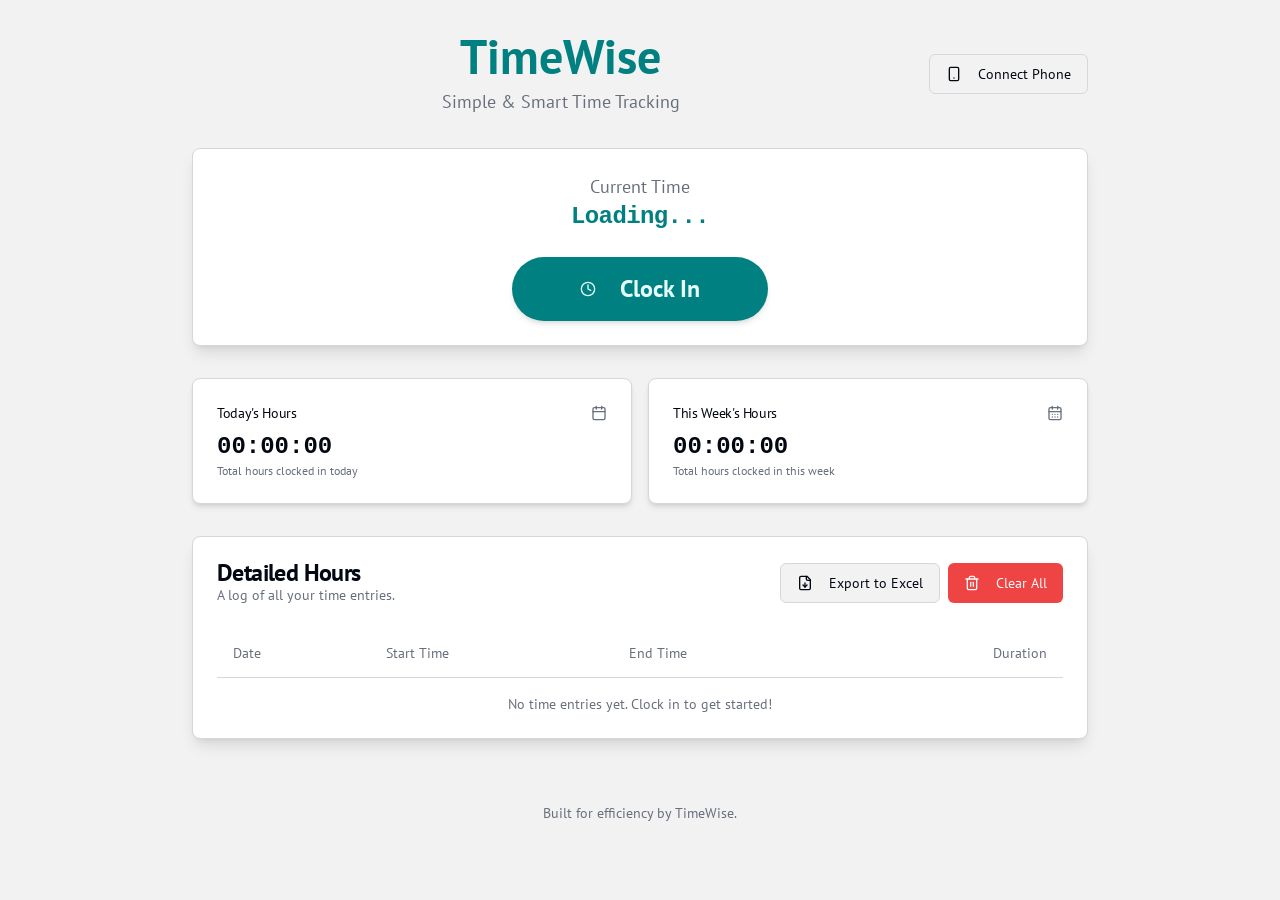
<file: index.html>
<!DOCTYPE html><html lang="en"><head><meta charSet="utf-8"/><meta name="viewport" content="width=device-width, initial-scale=1"/><link rel="stylesheet" href="/_next/static/css/42e52b9b03399a1c.css" data-precedence="next"/><link rel="preload" as="script" fetchPriority="low" href="/_next/static/chunks/webpack-af8e83db08239dff.js"/><script src="/_next/static/chunks/4bd1b696-a25418325034b528.js" async=""></script><script src="/_next/static/chunks/684-5c887420cbf2a16a.js" async=""></script><script src="/_next/static/chunks/main-app-9f4f66c0efa5e0b9.js" async=""></script><script src="/_next/static/chunks/802-d69ef10db5f70343.js" async=""></script><script src="/_next/static/chunks/app/layout-fde98067c56f7fee.js" async=""></script><script src="/_next/static/chunks/643-b70c9e87dea01d69.js" async=""></script><script src="/_next/static/chunks/app/page-99fb4d91e9c867be.js" async=""></script><link rel="preconnect" href="https://fonts.googleapis.com"/><link rel="preconnect" href="https://fonts.gstatic.com" crossorigin="anonymous"/><meta name="theme-color" content="#008080"/><link href="https://fonts.googleapis.com/css2?family=PT+Sans:ital,wght@0,400;0,700;1,400;1,700&amp;display=swap" rel="stylesheet"/><title>TimeWise</title><meta name="description" content="A simple time clock entry system"/><link rel="icon" href="/favicon.ico" type="image/x-icon" sizes="16x16"/><script>document.querySelectorAll('body link[rel="icon"], body link[rel="apple-touch-icon"]').forEach(el => document.head.appendChild(el))</script><script src="/_next/static/chunks/polyfills-42372ed130431b0a.js" noModule=""></script></head><body class="font-body antialiased"><div class="flex flex-col items-center min-h-screen w-full p-4 sm:p-6 md:p-8 font-headline"><header class="w-full max-w-4xl mx-auto flex justify-between items-center mb-8"><div class="text-center flex-grow"><h1 class="text-4xl md:text-5xl font-bold text-primary">TimeWise</h1><p class="text-muted-foreground mt-2 text-lg">Simple &amp; Smart Time Tracking</p></div></header><main class="w-full max-w-4xl mx-auto grid gap-8"><div class="rounded-lg border bg-card text-card-foreground shadow-lg"><div class="p-6 flex flex-col items-center gap-6"><div class="text-center"><p class="text-lg text-muted-foreground">Current Time</p><p class="text-2xl font-bold font-mono tracking-tight text-primary"><span class="animate-pulse">Loading...</span></p></div><button class="inline-flex items-center justify-center gap-2 whitespace-nowrap ring-offset-background focus-visible:outline-none focus-visible:ring-2 focus-visible:ring-ring focus-visible:ring-offset-2 disabled:pointer-events-none disabled:opacity-50 [&amp;_svg]:pointer-events-none [&amp;_svg]:size-4 [&amp;_svg]:shrink-0 px-8 w-64 h-16 text-2xl font-bold rounded-full shadow-md transition-all duration-300 transform hover:scale-105 bg-primary text-primary-foreground hover:bg-primary/90"><svg xmlns="http://www.w3.org/2000/svg" width="24" height="24" viewBox="0 0 24 24" fill="none" stroke="currentColor" stroke-width="2" stroke-linecap="round" stroke-linejoin="round" class="lucide lucide-clock mr-4 h-8 w-8"><circle cx="12" cy="12" r="10"></circle><polyline points="12 6 12 12 16 14"></polyline></svg>Clock In</button></div></div><div class="grid md:grid-cols-2 gap-4"><div class="rounded-lg border bg-card text-card-foreground shadow-md"><div class="p-6 flex flex-row items-center justify-between space-y-0 pb-2"><div class="tracking-tight text-sm font-medium">Today&#x27;s Hours</div><svg xmlns="http://www.w3.org/2000/svg" width="24" height="24" viewBox="0 0 24 24" fill="none" stroke="currentColor" stroke-width="2" stroke-linecap="round" stroke-linejoin="round" class="lucide lucide-calendar h-4 w-4 text-muted-foreground"><path d="M8 2v4"></path><path d="M16 2v4"></path><rect width="18" height="18" x="3" y="4" rx="2"></rect><path d="M3 10h18"></path></svg></div><div class="p-6 pt-0"><div class="text-2xl font-bold font-mono">00:00:00</div><p class="text-xs text-muted-foreground">Total hours clocked in today</p></div></div><div class="rounded-lg border bg-card text-card-foreground shadow-md"><div class="p-6 flex flex-row items-center justify-between space-y-0 pb-2"><div class="tracking-tight text-sm font-medium">This Week&#x27;s Hours</div><svg xmlns="http://www.w3.org/2000/svg" width="24" height="24" viewBox="0 0 24 24" fill="none" stroke="currentColor" stroke-width="2" stroke-linecap="round" stroke-linejoin="round" class="lucide lucide-calendar-days h-4 w-4 text-muted-foreground"><path d="M8 2v4"></path><path d="M16 2v4"></path><rect width="18" height="18" x="3" y="4" rx="2"></rect><path d="M3 10h18"></path><path d="M8 14h.01"></path><path d="M12 14h.01"></path><path d="M16 14h.01"></path><path d="M8 18h.01"></path><path d="M12 18h.01"></path><path d="M16 18h.01"></path></svg></div><div class="p-6 pt-0"><div class="text-2xl font-bold font-mono">00:00:00</div><p class="text-xs text-muted-foreground">Total hours clocked in this week</p></div></div></div><div class="rounded-lg border bg-card text-card-foreground shadow-lg"><div class="flex flex-col space-y-1.5 p-6"><div class="flex flex-col sm:flex-row sm:items-center sm:justify-between gap-4"><div><div class="text-2xl font-semibold leading-none tracking-tight">Detailed Hours</div><div class="text-sm text-muted-foreground">A log of all your time entries.</div></div><div class="flex gap-2"><button class="inline-flex items-center justify-center gap-2 whitespace-nowrap rounded-md text-sm font-medium ring-offset-background transition-colors focus-visible:outline-none focus-visible:ring-2 focus-visible:ring-ring focus-visible:ring-offset-2 disabled:pointer-events-none disabled:opacity-50 [&amp;_svg]:pointer-events-none [&amp;_svg]:size-4 [&amp;_svg]:shrink-0 border border-input bg-background hover:bg-accent hover:text-accent-foreground h-10 px-4 py-2"><svg xmlns="http://www.w3.org/2000/svg" width="24" height="24" viewBox="0 0 24 24" fill="none" stroke="currentColor" stroke-width="2" stroke-linecap="round" stroke-linejoin="round" class="lucide lucide-file-down mr-2 h-4 w-4"><path d="M15 2H6a2 2 0 0 0-2 2v16a2 2 0 0 0 2 2h12a2 2 0 0 0 2-2V7Z"></path><path d="M14 2v4a2 2 0 0 0 2 2h4"></path><path d="M12 18v-6"></path><path d="m9 15 3 3 3-3"></path></svg>Export to Excel</button><button class="inline-flex items-center justify-center gap-2 whitespace-nowrap rounded-md text-sm font-medium ring-offset-background transition-colors focus-visible:outline-none focus-visible:ring-2 focus-visible:ring-ring focus-visible:ring-offset-2 disabled:pointer-events-none disabled:opacity-50 [&amp;_svg]:pointer-events-none [&amp;_svg]:size-4 [&amp;_svg]:shrink-0 bg-destructive text-destructive-foreground hover:bg-destructive/90 h-10 px-4 py-2" type="button" aria-haspopup="dialog" aria-expanded="false" aria-controls="radix-«Rku7db»" data-state="closed"><svg xmlns="http://www.w3.org/2000/svg" width="24" height="24" viewBox="0 0 24 24" fill="none" stroke="currentColor" stroke-width="2" stroke-linecap="round" stroke-linejoin="round" class="lucide lucide-trash2 mr-2 h-4 w-4"><path d="M3 6h18"></path><path d="M19 6v14c0 1-1 2-2 2H7c-1 0-2-1-2-2V6"></path><path d="M8 6V4c0-1 1-2 2-2h4c1 0 2 1 2 2v2"></path><line x1="10" x2="10" y1="11" y2="17"></line><line x1="14" x2="14" y1="11" y2="17"></line></svg>Clear All</button></div></div></div><div class="p-6 pt-0"><div class="relative w-full overflow-auto"><table class="w-full caption-bottom text-sm"><caption class="mt-4 text-sm text-muted-foreground">No time entries yet. Clock in to get started!</caption><thead class="[&amp;_tr]:border-b"><tr class="border-b transition-colors hover:bg-muted/50 data-[state=selected]:bg-muted"><th class="h-12 px-4 text-left align-middle font-medium text-muted-foreground [&amp;:has([role=checkbox])]:pr-0">Date</th><th class="h-12 px-4 text-left align-middle font-medium text-muted-foreground [&amp;:has([role=checkbox])]:pr-0">Start Time</th><th class="h-12 px-4 text-left align-middle font-medium text-muted-foreground [&amp;:has([role=checkbox])]:pr-0">End Time</th><th class="h-12 px-4 align-middle font-medium text-muted-foreground [&amp;:has([role=checkbox])]:pr-0 text-right">Duration</th></tr></thead><tbody class="[&amp;_tr:last-child]:border-0"></tbody></table></div></div></div></main><footer class="w-full max-w-4xl mx-auto text-center mt-12 py-4"><p class="text-sm text-muted-foreground">Built for efficiency by TimeWise.</p></footer></div><!--$--><!--/$--><!--$--><!--/$--><div role="region" aria-label="Notifications (F8)" tabindex="-1" style="pointer-events:none"><ol tabindex="-1" class="fixed top-0 z-[100] flex max-h-screen w-full flex-col-reverse p-4 sm:bottom-0 sm:right-0 sm:top-auto sm:flex-col md:max-w-[420px]"></ol></div><script src="/_next/static/chunks/webpack-af8e83db08239dff.js" async=""></script><script>(self.__next_f=self.__next_f||[]).push([0])</script><script>self.__next_f.push([1,"1:\"$Sreact.fragment\"\n2:I[7555,[],\"\"]\n3:I[1295,[],\"\"]\n4:I[4017,[\"802\",\"static/chunks/802-d69ef10db5f70343.js\",\"177\",\"static/chunks/app/layout-fde98067c56f7fee.js\"],\"Toaster\"]\n5:I[2029,[\"802\",\"static/chunks/802-d69ef10db5f70343.js\",\"643\",\"static/chunks/643-b70c9e87dea01d69.js\",\"974\",\"static/chunks/app/page-99fb4d91e9c867be.js\"],\"default\"]\n6:I[9665,[],\"MetadataBoundary\"]\n8:I[9665,[],\"OutletBoundary\"]\nb:I[4911,[],\"AsyncMetadataOutlet\"]\nd:I[9665,[],\"ViewportBoundary\"]\nf:I[6614,[],\"\"]\n:HL[\"/_next/static/css/42e52b9b03399a1c.css\",\"style\"]\n"])</script><script>self.__next_f.push([1,"0:{\"P\":null,\"b\":\"qNjI1yK03AgPWPcqe9pPS\",\"p\":\"\",\"c\":[\"\",\"\"],\"i\":false,\"f\":[[[\"\",{\"children\":[\"__PAGE__\",{}]},\"$undefined\",\"$undefined\",true],[\"\",[\"$\",\"$1\",\"c\",{\"children\":[[[\"$\",\"link\",\"0\",{\"rel\":\"stylesheet\",\"href\":\"/_next/static/css/42e52b9b03399a1c.css\",\"precedence\":\"next\",\"crossOrigin\":\"$undefined\",\"nonce\":\"$undefined\"}]],[\"$\",\"html\",null,{\"lang\":\"en\",\"children\":[[\"$\",\"head\",null,{\"children\":[[\"$\",\"link\",null,{\"rel\":\"preconnect\",\"href\":\"https://fonts.googleapis.com\"}],[\"$\",\"link\",null,{\"rel\":\"preconnect\",\"href\":\"https://fonts.gstatic.com\",\"crossOrigin\":\"anonymous\"}],[\"$\",\"link\",null,{\"href\":\"https://fonts.googleapis.com/css2?family=PT+Sans:ital,wght@0,400;0,700;1,400;1,700\u0026display=swap\",\"rel\":\"stylesheet\"}],[\"$\",\"meta\",null,{\"name\":\"theme-color\",\"content\":\"#008080\"}]]}],[\"$\",\"body\",null,{\"className\":\"font-body antialiased\",\"children\":[[\"$\",\"$L2\",null,{\"parallelRouterKey\":\"children\",\"error\":\"$undefined\",\"errorStyles\":\"$undefined\",\"errorScripts\":\"$undefined\",\"template\":[\"$\",\"$L3\",null,{}],\"templateStyles\":\"$undefined\",\"templateScripts\":\"$undefined\",\"notFound\":[[[\"$\",\"title\",null,{\"children\":\"404: This page could not be found.\"}],[\"$\",\"div\",null,{\"style\":{\"fontFamily\":\"system-ui,\\\"Segoe UI\\\",Roboto,Helvetica,Arial,sans-serif,\\\"Apple Color Emoji\\\",\\\"Segoe UI Emoji\\\"\",\"height\":\"100vh\",\"textAlign\":\"center\",\"display\":\"flex\",\"flexDirection\":\"column\",\"alignItems\":\"center\",\"justifyContent\":\"center\"},\"children\":[\"$\",\"div\",null,{\"children\":[[\"$\",\"style\",null,{\"dangerouslySetInnerHTML\":{\"__html\":\"body{color:#000;background:#fff;margin:0}.next-error-h1{border-right:1px solid rgba(0,0,0,.3)}@media (prefers-color-scheme:dark){body{color:#fff;background:#000}.next-error-h1{border-right:1px solid rgba(255,255,255,.3)}}\"}}],[\"$\",\"h1\",null,{\"className\":\"next-error-h1\",\"style\":{\"display\":\"inline-block\",\"margin\":\"0 20px 0 0\",\"padding\":\"0 23px 0 0\",\"fontSize\":24,\"fontWeight\":500,\"verticalAlign\":\"top\",\"lineHeight\":\"49px\"},\"children\":404}],[\"$\",\"div\",null,{\"style\":{\"display\":\"inline-block\"},\"children\":[\"$\",\"h2\",null,{\"style\":{\"fontSize\":14,\"fontWeight\":400,\"lineHeight\":\"49px\",\"margin\":0},\"children\":\"This page could not be found.\"}]}]]}]}]],[]],\"forbidden\":\"$undefined\",\"unauthorized\":\"$undefined\"}],[\"$\",\"$L4\",null,{}]]}]]}]]}],{\"children\":[\"__PAGE__\",[\"$\",\"$1\",\"c\",{\"children\":[[\"$\",\"$L5\",null,{}],[\"$\",\"$L6\",null,{\"children\":\"$L7\"}],null,[\"$\",\"$L8\",null,{\"children\":[\"$L9\",\"$La\",[\"$\",\"$Lb\",null,{\"promise\":\"$@c\"}]]}]]}],{},null,false]},null,false],[\"$\",\"$1\",\"h\",{\"children\":[null,[\"$\",\"$1\",\"XYMttW_yuZDHGTP74Bn0y\",{\"children\":[[\"$\",\"$Ld\",null,{\"children\":\"$Le\"}],null]}],null]}],false]],\"m\":\"$undefined\",\"G\":[\"$f\",\"$undefined\"],\"s\":false,\"S\":true}\n"])</script><script>self.__next_f.push([1,"10:\"$Sreact.suspense\"\n11:I[4911,[],\"AsyncMetadata\"]\n7:[\"$\",\"$10\",null,{\"fallback\":null,\"children\":[\"$\",\"$L11\",null,{\"promise\":\"$@12\"}]}]\n"])</script><script>self.__next_f.push([1,"a:null\n"])</script><script>self.__next_f.push([1,"e:[[\"$\",\"meta\",\"0\",{\"charSet\":\"utf-8\"}],[\"$\",\"meta\",\"1\",{\"name\":\"viewport\",\"content\":\"width=device-width, initial-scale=1\"}]]\n9:null\n"])</script><script>self.__next_f.push([1,"12:{\"metadata\":[[\"$\",\"title\",\"0\",{\"children\":\"TimeWise\"}],[\"$\",\"meta\",\"1\",{\"name\":\"description\",\"content\":\"A simple time clock entry system\"}],[\"$\",\"link\",\"2\",{\"rel\":\"icon\",\"href\":\"/favicon.ico\",\"type\":\"image/x-icon\",\"sizes\":\"16x16\"}]],\"error\":null,\"digest\":\"$undefined\"}\nc:{\"metadata\":\"$12:metadata\",\"error\":null,\"digest\":\"$undefined\"}\n"])</script></body></html>
</file>
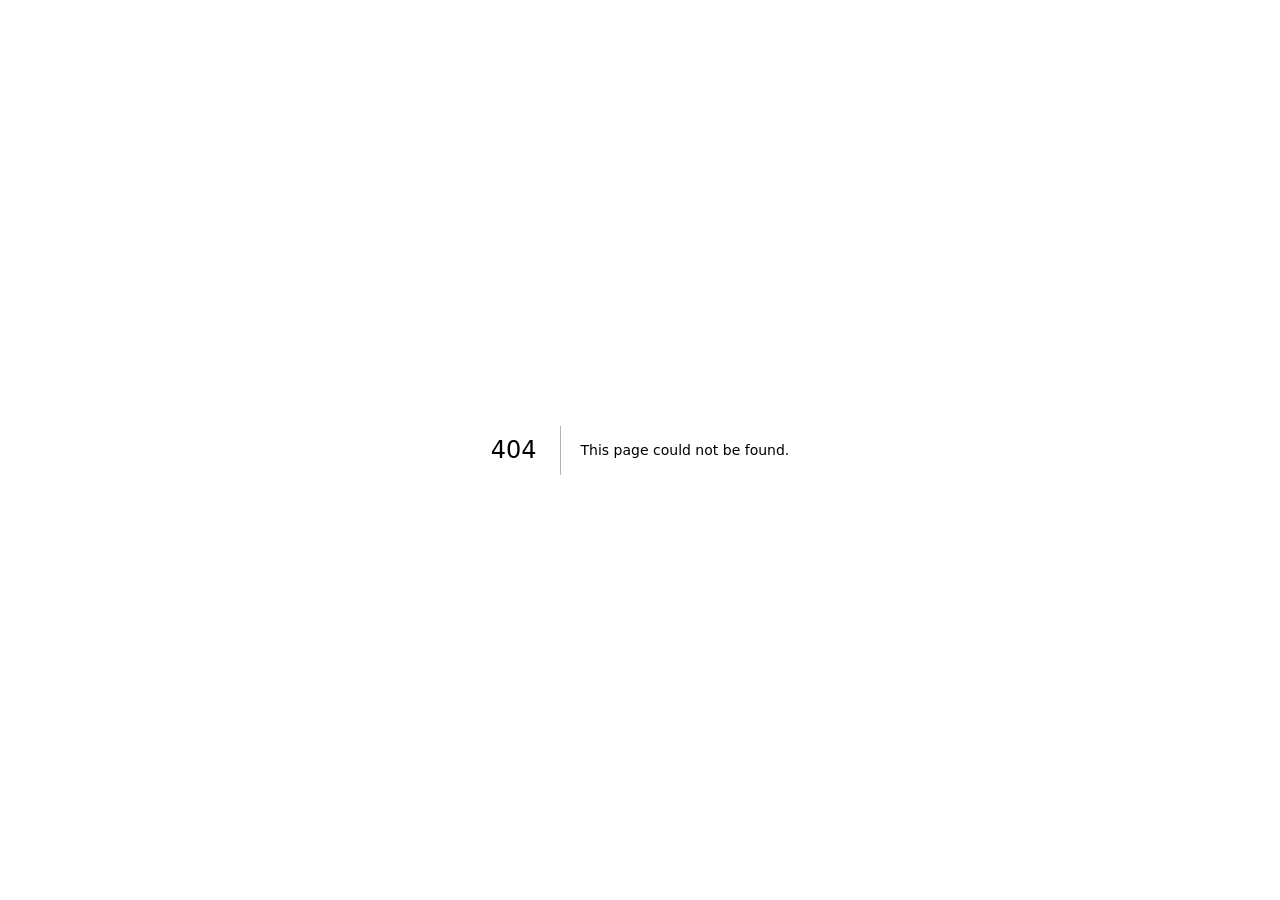
<file: 404/index.html>
<!DOCTYPE html><html lang="en"><head><meta charSet="utf-8"/><meta name="viewport" content="width=device-width, initial-scale=1"/><link rel="stylesheet" href="/_next/static/css/42e52b9b03399a1c.css" data-precedence="next"/><link rel="preload" as="script" fetchPriority="low" href="/_next/static/chunks/webpack-af8e83db08239dff.js"/><script src="/_next/static/chunks/4bd1b696-a25418325034b528.js" async=""></script><script src="/_next/static/chunks/684-5c887420cbf2a16a.js" async=""></script><script src="/_next/static/chunks/main-app-9f4f66c0efa5e0b9.js" async=""></script><script src="/_next/static/chunks/802-d69ef10db5f70343.js" async=""></script><script src="/_next/static/chunks/app/layout-fde98067c56f7fee.js" async=""></script><meta name="robots" content="noindex"/><title>404: This page could not be found.</title><link rel="preconnect" href="https://fonts.googleapis.com"/><link rel="preconnect" href="https://fonts.gstatic.com" crossorigin="anonymous"/><meta name="theme-color" content="#008080"/><link href="https://fonts.googleapis.com/css2?family=PT+Sans:ital,wght@0,400;0,700;1,400;1,700&amp;display=swap" rel="stylesheet"/><title>TimeWise</title><meta name="description" content="A simple time clock entry system"/><script>document.querySelectorAll('body link[rel="icon"], body link[rel="apple-touch-icon"]').forEach(el => document.head.appendChild(el))</script><script src="/_next/static/chunks/polyfills-42372ed130431b0a.js" noModule=""></script></head><body class="font-body antialiased"><div style="font-family:system-ui,&quot;Segoe UI&quot;,Roboto,Helvetica,Arial,sans-serif,&quot;Apple Color Emoji&quot;,&quot;Segoe UI Emoji&quot;;height:100vh;text-align:center;display:flex;flex-direction:column;align-items:center;justify-content:center"><div><style>body{color:#000;background:#fff;margin:0}.next-error-h1{border-right:1px solid rgba(0,0,0,.3)}@media (prefers-color-scheme:dark){body{color:#fff;background:#000}.next-error-h1{border-right:1px solid rgba(255,255,255,.3)}}</style><h1 class="next-error-h1" style="display:inline-block;margin:0 20px 0 0;padding:0 23px 0 0;font-size:24px;font-weight:500;vertical-align:top;line-height:49px">404</h1><div style="display:inline-block"><h2 style="font-size:14px;font-weight:400;line-height:49px;margin:0">This page could not be found.</h2></div></div></div><!--$--><!--/$--><!--$--><!--/$--><div role="region" aria-label="Notifications (F8)" tabindex="-1" style="pointer-events:none"><ol tabindex="-1" class="fixed top-0 z-[100] flex max-h-screen w-full flex-col-reverse p-4 sm:bottom-0 sm:right-0 sm:top-auto sm:flex-col md:max-w-[420px]"></ol></div><script src="/_next/static/chunks/webpack-af8e83db08239dff.js" async=""></script><script>(self.__next_f=self.__next_f||[]).push([0])</script><script>self.__next_f.push([1,"1:\"$Sreact.fragment\"\n2:I[7555,[],\"\"]\n3:I[1295,[],\"\"]\n4:I[4017,[\"802\",\"static/chunks/802-d69ef10db5f70343.js\",\"177\",\"static/chunks/app/layout-fde98067c56f7fee.js\"],\"Toaster\"]\n5:I[9665,[],\"MetadataBoundary\"]\n7:I[9665,[],\"OutletBoundary\"]\na:I[4911,[],\"AsyncMetadataOutlet\"]\nc:I[9665,[],\"ViewportBoundary\"]\ne:I[6614,[],\"\"]\n:HL[\"/_next/static/css/42e52b9b03399a1c.css\",\"style\"]\n"])</script><script>self.__next_f.push([1,"0:{\"P\":null,\"b\":\"qNjI1yK03AgPWPcqe9pPS\",\"p\":\"\",\"c\":[\"\",\"_not-found\",\"\"],\"i\":false,\"f\":[[[\"\",{\"children\":[\"/_not-found\",{\"children\":[\"__PAGE__\",{}]}]},\"$undefined\",\"$undefined\",true],[\"\",[\"$\",\"$1\",\"c\",{\"children\":[[[\"$\",\"link\",\"0\",{\"rel\":\"stylesheet\",\"href\":\"/_next/static/css/42e52b9b03399a1c.css\",\"precedence\":\"next\",\"crossOrigin\":\"$undefined\",\"nonce\":\"$undefined\"}]],[\"$\",\"html\",null,{\"lang\":\"en\",\"children\":[[\"$\",\"head\",null,{\"children\":[[\"$\",\"link\",null,{\"rel\":\"preconnect\",\"href\":\"https://fonts.googleapis.com\"}],[\"$\",\"link\",null,{\"rel\":\"preconnect\",\"href\":\"https://fonts.gstatic.com\",\"crossOrigin\":\"anonymous\"}],[\"$\",\"link\",null,{\"href\":\"https://fonts.googleapis.com/css2?family=PT+Sans:ital,wght@0,400;0,700;1,400;1,700\u0026display=swap\",\"rel\":\"stylesheet\"}],[\"$\",\"meta\",null,{\"name\":\"theme-color\",\"content\":\"#008080\"}]]}],[\"$\",\"body\",null,{\"className\":\"font-body antialiased\",\"children\":[[\"$\",\"$L2\",null,{\"parallelRouterKey\":\"children\",\"error\":\"$undefined\",\"errorStyles\":\"$undefined\",\"errorScripts\":\"$undefined\",\"template\":[\"$\",\"$L3\",null,{}],\"templateStyles\":\"$undefined\",\"templateScripts\":\"$undefined\",\"notFound\":[[[\"$\",\"title\",null,{\"children\":\"404: This page could not be found.\"}],[\"$\",\"div\",null,{\"style\":{\"fontFamily\":\"system-ui,\\\"Segoe UI\\\",Roboto,Helvetica,Arial,sans-serif,\\\"Apple Color Emoji\\\",\\\"Segoe UI Emoji\\\"\",\"height\":\"100vh\",\"textAlign\":\"center\",\"display\":\"flex\",\"flexDirection\":\"column\",\"alignItems\":\"center\",\"justifyContent\":\"center\"},\"children\":[\"$\",\"div\",null,{\"children\":[[\"$\",\"style\",null,{\"dangerouslySetInnerHTML\":{\"__html\":\"body{color:#000;background:#fff;margin:0}.next-error-h1{border-right:1px solid rgba(0,0,0,.3)}@media (prefers-color-scheme:dark){body{color:#fff;background:#000}.next-error-h1{border-right:1px solid rgba(255,255,255,.3)}}\"}}],[\"$\",\"h1\",null,{\"className\":\"next-error-h1\",\"style\":{\"display\":\"inline-block\",\"margin\":\"0 20px 0 0\",\"padding\":\"0 23px 0 0\",\"fontSize\":24,\"fontWeight\":500,\"verticalAlign\":\"top\",\"lineHeight\":\"49px\"},\"children\":404}],[\"$\",\"div\",null,{\"style\":{\"display\":\"inline-block\"},\"children\":[\"$\",\"h2\",null,{\"style\":{\"fontSize\":14,\"fontWeight\":400,\"lineHeight\":\"49px\",\"margin\":0},\"children\":\"This page could not be found.\"}]}]]}]}]],[]],\"forbidden\":\"$undefined\",\"unauthorized\":\"$undefined\"}],[\"$\",\"$L4\",null,{}]]}]]}]]}],{\"children\":[\"/_not-found\",[\"$\",\"$1\",\"c\",{\"children\":[null,[\"$\",\"$L2\",null,{\"parallelRouterKey\":\"children\",\"error\":\"$undefined\",\"errorStyles\":\"$undefined\",\"errorScripts\":\"$undefined\",\"template\":[\"$\",\"$L3\",null,{}],\"templateStyles\":\"$undefined\",\"templateScripts\":\"$undefined\",\"notFound\":\"$undefined\",\"forbidden\":\"$undefined\",\"unauthorized\":\"$undefined\"}]]}],{\"children\":[\"__PAGE__\",[\"$\",\"$1\",\"c\",{\"children\":[[[\"$\",\"title\",null,{\"children\":\"404: This page could not be found.\"}],[\"$\",\"div\",null,{\"style\":\"$0:f:0:1:1:props:children:1:props:children:1:props:children:0:props:notFound:0:1:props:style\",\"children\":[\"$\",\"div\",null,{\"children\":[[\"$\",\"style\",null,{\"dangerouslySetInnerHTML\":{\"__html\":\"body{color:#000;background:#fff;margin:0}.next-error-h1{border-right:1px solid rgba(0,0,0,.3)}@media (prefers-color-scheme:dark){body{color:#fff;background:#000}.next-error-h1{border-right:1px solid rgba(255,255,255,.3)}}\"}}],[\"$\",\"h1\",null,{\"className\":\"next-error-h1\",\"style\":\"$0:f:0:1:1:props:children:1:props:children:1:props:children:0:props:notFound:0:1:props:children:props:children:1:props:style\",\"children\":404}],[\"$\",\"div\",null,{\"style\":\"$0:f:0:1:1:props:children:1:props:children:1:props:children:0:props:notFound:0:1:props:children:props:children:2:props:style\",\"children\":[\"$\",\"h2\",null,{\"style\":\"$0:f:0:1:1:props:children:1:props:children:1:props:children:0:props:notFound:0:1:props:children:props:children:2:props:children:props:style\",\"children\":\"This page could not be found.\"}]}]]}]}]],[\"$\",\"$L5\",null,{\"children\":\"$L6\"}],null,[\"$\",\"$L7\",null,{\"children\":[\"$L8\",\"$L9\",[\"$\",\"$La\",null,{\"promise\":\"$@b\"}]]}]]}],{},null,false]},null,false]},null,false],[\"$\",\"$1\",\"h\",{\"children\":[[\"$\",\"meta\",null,{\"name\":\"robots\",\"content\":\"noindex\"}],[\"$\",\"$1\",\"68KGMA9MJavZNt8c11cnl\",{\"children\":[[\"$\",\"$Lc\",null,{\"children\":\"$Ld\"}],null]}],null]}],false]],\"m\":\"$undefined\",\"G\":[\"$e\",\"$undefined\"],\"s\":false,\"S\":true}\n"])</script><script>self.__next_f.push([1,"f:\"$Sreact.suspense\"\n10:I[4911,[],\"AsyncMetadata\"]\n6:[\"$\",\"$f\",null,{\"fallback\":null,\"children\":[\"$\",\"$L10\",null,{\"promise\":\"$@11\"}]}]\n"])</script><script>self.__next_f.push([1,"9:null\n"])</script><script>self.__next_f.push([1,"d:[[\"$\",\"meta\",\"0\",{\"charSet\":\"utf-8\"}],[\"$\",\"meta\",\"1\",{\"name\":\"viewport\",\"content\":\"width=device-width, initial-scale=1\"}]]\n8:null\n"])</script><script>self.__next_f.push([1,"11:{\"metadata\":[[\"$\",\"title\",\"0\",{\"children\":\"TimeWise\"}],[\"$\",\"meta\",\"1\",{\"name\":\"description\",\"content\":\"A simple time clock entry system\"}]],\"error\":null,\"digest\":\"$undefined\"}\nb:{\"metadata\":\"$11:metadata\",\"error\":null,\"digest\":\"$undefined\"}\n"])</script></body></html>
</file>
<file: _next/static/css/42e52b9b03399a1c.css>
*,:after,:before{--tw-border-spacing-x:0;--tw-border-spacing-y:0;--tw-translate-x:0;--tw-translate-y:0;--tw-rotate:0;--tw-skew-x:0;--tw-skew-y:0;--tw-scale-x:1;--tw-scale-y:1;--tw-pan-x: ;--tw-pan-y: ;--tw-pinch-zoom: ;--tw-scroll-snap-strictness:proximity;--tw-gradient-from-position: ;--tw-gradient-via-position: ;--tw-gradient-to-position: ;--tw-ordinal: ;--tw-slashed-zero: ;--tw-numeric-figure: ;--tw-numeric-spacing: ;--tw-numeric-fraction: ;--tw-ring-inset: ;--tw-ring-offset-width:0px;--tw-ring-offset-color:#fff;--tw-ring-color:rgb(59 130 246/0.5);--tw-ring-offset-shadow:0 0 #0000;--tw-ring-shadow:0 0 #0000;--tw-shadow:0 0 #0000;--tw-shadow-colored:0 0 #0000;--tw-blur: ;--tw-brightness: ;--tw-contrast: ;--tw-grayscale: ;--tw-hue-rotate: ;--tw-invert: ;--tw-saturate: ;--tw-sepia: ;--tw-drop-shadow: ;--tw-backdrop-blur: ;--tw-backdrop-brightness: ;--tw-backdrop-contrast: ;--tw-backdrop-grayscale: ;--tw-backdrop-hue-rotate: ;--tw-backdrop-invert: ;--tw-backdrop-opacity: ;--tw-backdrop-saturate: ;--tw-backdrop-sepia: ;--tw-contain-size: ;--tw-contain-layout: ;--tw-contain-paint: ;--tw-contain-style: }::backdrop{--tw-border-spacing-x:0;--tw-border-spacing-y:0;--tw-translate-x:0;--tw-translate-y:0;--tw-rotate:0;--tw-skew-x:0;--tw-skew-y:0;--tw-scale-x:1;--tw-scale-y:1;--tw-pan-x: ;--tw-pan-y: ;--tw-pinch-zoom: ;--tw-scroll-snap-strictness:proximity;--tw-gradient-from-position: ;--tw-gradient-via-position: ;--tw-gradient-to-position: ;--tw-ordinal: ;--tw-slashed-zero: ;--tw-numeric-figure: ;--tw-numeric-spacing: ;--tw-numeric-fraction: ;--tw-ring-inset: ;--tw-ring-offset-width:0px;--tw-ring-offset-color:#fff;--tw-ring-color:rgb(59 130 246/0.5);--tw-ring-offset-shadow:0 0 #0000;--tw-ring-shadow:0 0 #0000;--tw-shadow:0 0 #0000;--tw-shadow-colored:0 0 #0000;--tw-blur: ;--tw-brightness: ;--tw-contrast: ;--tw-grayscale: ;--tw-hue-rotate: ;--tw-invert: ;--tw-saturate: ;--tw-sepia: ;--tw-drop-shadow: ;--tw-backdrop-blur: ;--tw-backdrop-brightness: ;--tw-backdrop-contrast: ;--tw-backdrop-grayscale: ;--tw-backdrop-hue-rotate: ;--tw-backdrop-invert: ;--tw-backdrop-opacity: ;--tw-backdrop-saturate: ;--tw-backdrop-sepia: ;--tw-contain-size: ;--tw-contain-layout: ;--tw-contain-paint: ;--tw-contain-style: }/*
! tailwindcss v3.4.17 | MIT License | https://tailwindcss.com
*/*,:after,:before{box-sizing:border-box;border:0 solid #e5e7eb}:after,:before{--tw-content:""}:host,html{line-height:1.5;-webkit-text-size-adjust:100%;-moz-tab-size:4;tab-size:4;font-family:ui-sans-serif,system-ui,sans-serif,Apple Color Emoji,Segoe UI Emoji,Segoe UI Symbol,Noto Color Emoji;font-feature-settings:normal;font-variation-settings:normal;-webkit-tap-highlight-color:transparent}body{margin:0;line-height:inherit}hr{height:0;color:inherit;border-top-width:1px}abbr:where([title]){text-decoration:underline dotted}h1,h2,h3,h4,h5,h6{font-size:inherit;font-weight:inherit}a{color:inherit;text-decoration:inherit}b,strong{font-weight:bolder}code,kbd,pre,samp{font-family:ui-monospace,SFMono-Regular,Menlo,Monaco,Consolas,Liberation Mono,Courier New,monospace;font-feature-settings:normal;font-variation-settings:normal;font-size:1em}small{font-size:80%}sub,sup{font-size:75%;line-height:0;position:relative;vertical-align:baseline}sub{bottom:-.25em}sup{top:-.5em}table{text-indent:0;border-color:inherit;border-collapse:collapse}button,input,optgroup,select,textarea{font-family:inherit;font-feature-settings:inherit;font-variation-settings:inherit;font-size:100%;font-weight:inherit;line-height:inherit;letter-spacing:inherit;color:inherit;margin:0;padding:0}button,select{text-transform:none}button,input:where([type=button]),input:where([type=reset]),input:where([type=submit]){-webkit-appearance:button;background-color:transparent;background-image:none}:-moz-focusring{outline:auto}:-moz-ui-invalid{box-shadow:none}progress{vertical-align:baseline}::-webkit-inner-spin-button,::-webkit-outer-spin-button{height:auto}[type=search]{-webkit-appearance:textfield;outline-offset:-2px}::-webkit-search-decoration{-webkit-appearance:none}::-webkit-file-upload-button{-webkit-appearance:button;font:inherit}summary{display:list-item}blockquote,dd,dl,figure,h1,h2,h3,h4,h5,h6,hr,p,pre{margin:0}fieldset{margin:0}fieldset,legend{padding:0}menu,ol,ul{list-style:none;margin:0;padding:0}dialog{padding:0}textarea{resize:vertical}input::placeholder,textarea::placeholder{opacity:1;color:#9ca3af}[role=button],button{cursor:pointer}:disabled{cursor:default}audio,canvas,embed,iframe,img,object,svg,video{display:block;vertical-align:middle}img,video{max-width:100%;height:auto}[hidden]:where(:not([hidden=until-found])){display:none}:root{--background:0 0% 95%;--foreground:224 71.4% 4.1%;--card:0 0% 100%;--card-foreground:224 71.4% 4.1%;--popover:0 0% 100%;--popover-foreground:224 71.4% 4.1%;--primary:180 100% 25.1%;--primary-foreground:180 100% 95%;--secondary:220 13% 91%;--secondary-foreground:220 9% 38%;--muted:220 13% 91%;--muted-foreground:220 9% 45%;--accent:17 100% 74.3%;--accent-foreground:26 83% 12%;--destructive:0 84.2% 60.2%;--destructive-foreground:0 0% 98%;--border:220 13% 85%;--input:220 13% 85%;--ring:180 100% 30%;--radius:0.5rem;--chart-1:12 76% 61%;--chart-2:173 58% 39%;--chart-3:197 37% 24%;--chart-4:43 74% 66%;--chart-5:27 87% 67%}.dark{--background:222.2 84% 4.9%;--foreground:210 40% 98%;--card:222.2 84% 4.9%;--card-foreground:210 40% 98%;--popover:222.2 84% 4.9%;--popover-foreground:210 40% 98%;--primary:180 100% 35%;--primary-foreground:0 0% 98%;--secondary:217.2 32.6% 17.5%;--secondary-foreground:210 40% 98%;--muted:217.2 32.6% 17.5%;--muted-foreground:215 20.2% 65.1%;--accent:17 90% 60%;--accent-foreground:24 9.8% 10%;--destructive:0 62.8% 30.6%;--destructive-foreground:0 0% 98%;--border:217.2 32.6% 17.5%;--input:217.2 32.6% 17.5%;--ring:180 100% 40%;--chart-1:220 70% 50%;--chart-2:160 60% 45%;--chart-3:30 80% 55%;--chart-4:280 65% 60%;--chart-5:340 75% 55%}*{border-color:hsl(var(--border))}body{background-color:hsl(var(--background));color:hsl(var(--foreground))}.sr-only{position:absolute;width:1px;height:1px;padding:0;margin:-1px;overflow:hidden;clip:rect(0,0,0,0);white-space:nowrap;border-width:0}.pointer-events-none{pointer-events:none}.pointer-events-auto{pointer-events:auto}.invisible{visibility:hidden}.fixed{position:fixed}.absolute{position:absolute}.relative{position:relative}.inset-0{inset:0}.inset-x-0{left:0;right:0}.inset-y-0{top:0;bottom:0}.-bottom-12{bottom:-3rem}.-left-12{left:-3rem}.-right-12{right:-3rem}.-top-12{top:-3rem}.bottom-0{bottom:0}.left-0{left:0}.left-1{left:.25rem}.left-1\/2{left:50%}.left-2{left:.5rem}.left-\[50\%\]{left:50%}.right-0{right:0}.right-1{right:.25rem}.right-2{right:.5rem}.right-3{right:.75rem}.right-4{right:1rem}.top-0{top:0}.top-1\.5{top:.375rem}.top-1\/2{top:50%}.top-2{top:.5rem}.top-3\.5{top:.875rem}.top-4{top:1rem}.top-\[50\%\]{top:50%}.z-10{z-index:10}.z-20{z-index:20}.z-50{z-index:50}.z-\[100\]{z-index:100}.-mx-1{margin-left:-.25rem;margin-right:-.25rem}.mx-2{margin-left:.5rem;margin-right:.5rem}.mx-3\.5{margin-left:.875rem;margin-right:.875rem}.mx-auto{margin-left:auto;margin-right:auto}.my-0\.5{margin-top:.125rem;margin-bottom:.125rem}.my-1{margin-top:.25rem;margin-bottom:.25rem}.-ml-4{margin-left:-1rem}.-mt-4{margin-top:-1rem}.mb-1{margin-bottom:.25rem}.mb-8{margin-bottom:2rem}.ml-auto{margin-left:auto}.mr-2{margin-right:.5rem}.mr-4{margin-right:1rem}.mt-12{margin-top:3rem}.mt-2{margin-top:.5rem}.mt-4{margin-top:1rem}.block{display:block}.flex{display:flex}.inline-flex{display:inline-flex}.table{display:table}.grid{display:grid}.hidden{display:none}.aspect-square{aspect-ratio:1/1}.aspect-video{aspect-ratio:16/9}.size-4{width:1rem;height:1rem}.h-10{height:2.5rem}.h-11{height:2.75rem}.h-12{height:3rem}.h-16{height:4rem}.h-2{height:.5rem}.h-2\.5{height:.625rem}.h-3\.5{height:.875rem}.h-4{height:1rem}.h-5{height:1.25rem}.h-6{height:1.5rem}.h-7{height:1.75rem}.h-8{height:2rem}.h-9{height:2.25rem}.h-\[1px\]{height:1px}.h-\[var\(--radix-select-trigger-height\)\]{height:var(--radix-select-trigger-height)}.h-full{height:100%}.h-px{height:1px}.h-svh{height:100svh}.max-h-96{max-height:24rem}.max-h-screen{max-height:100vh}.min-h-0{min-height:0}.min-h-\[80px\]{min-height:80px}.min-h-screen{min-height:100vh}.min-h-svh{min-height:100svh}.w-0{width:0}.w-1{width:.25rem}.w-10{width:2.5rem}.w-11{width:2.75rem}.w-2{width:.5rem}.w-2\.5{width:.625rem}.w-3\.5{width:.875rem}.w-3\/4{width:75%}.w-4{width:1rem}.w-5{width:1.25rem}.w-6{width:1.5rem}.w-64{width:16rem}.w-7{width:1.75rem}.w-72{width:18rem}.w-8{width:2rem}.w-9{width:2.25rem}.w-\[--sidebar-width\]{width:var(--sidebar-width)}.w-\[1px\]{width:1px}.w-auto{width:auto}.w-full{width:100%}.min-w-0{min-width:0}.min-w-5{min-width:1.25rem}.min-w-\[12rem\]{min-width:12rem}.min-w-\[8rem\]{min-width:8rem}.min-w-\[var\(--radix-select-trigger-width\)\]{min-width:var(--radix-select-trigger-width)}.max-w-4xl{max-width:56rem}.max-w-\[--skeleton-width\]{max-width:var(--skeleton-width)}.max-w-lg{max-width:32rem}.flex-1{flex:1 1 0%}.shrink-0{flex-shrink:0}.flex-grow,.grow{flex-grow:1}.grow-0{flex-grow:0}.basis-full{flex-basis:100%}.caption-bottom{caption-side:bottom}.border-collapse{border-collapse:collapse}.-translate-x-1\/2{--tw-translate-x:-50%}.-translate-x-1\/2,.-translate-x-px{transform:translate(var(--tw-translate-x),var(--tw-translate-y)) rotate(var(--tw-rotate)) skewX(var(--tw-skew-x)) skewY(var(--tw-skew-y)) scaleX(var(--tw-scale-x)) scaleY(var(--tw-scale-y))}.-translate-x-px{--tw-translate-x:-1px}.-translate-y-1\/2{--tw-translate-y:-50%}.-translate-y-1\/2,.translate-x-\[-50\%\]{transform:translate(var(--tw-translate-x),var(--tw-translate-y)) rotate(var(--tw-rotate)) skewX(var(--tw-skew-x)) skewY(var(--tw-skew-y)) scaleX(var(--tw-scale-x)) scaleY(var(--tw-scale-y))}.translate-x-\[-50\%\]{--tw-translate-x:-50%}.translate-x-px{--tw-translate-x:1px}.translate-x-px,.translate-y-\[-50\%\]{transform:translate(var(--tw-translate-x),var(--tw-translate-y)) rotate(var(--tw-rotate)) skewX(var(--tw-skew-x)) skewY(var(--tw-skew-y)) scaleX(var(--tw-scale-x)) scaleY(var(--tw-scale-y))}.translate-y-\[-50\%\]{--tw-translate-y:-50%}.rotate-90{--tw-rotate:90deg}.rotate-90,.transform{transform:translate(var(--tw-translate-x),var(--tw-translate-y)) rotate(var(--tw-rotate)) skewX(var(--tw-skew-x)) skewY(var(--tw-skew-y)) scaleX(var(--tw-scale-x)) scaleY(var(--tw-scale-y))}@keyframes pulse{50%{opacity:.5}}.animate-pulse{animation:pulse 2s cubic-bezier(.4,0,.6,1) infinite}.cursor-default{cursor:default}.cursor-pointer{cursor:pointer}.touch-none{touch-action:none}.select-none{user-select:none}.flex-row{flex-direction:row}.flex-col{flex-direction:column}.flex-col-reverse{flex-direction:column-reverse}.flex-wrap{flex-wrap:wrap}.items-start{align-items:flex-start}.items-end{align-items:flex-end}.items-center{align-items:center}.items-stretch{align-items:stretch}.justify-center{justify-content:center}.justify-between{justify-content:space-between}.gap-1{gap:.25rem}.gap-1\.5{gap:.375rem}.gap-2{gap:.5rem}.gap-3{gap:.75rem}.gap-4{gap:1rem}.gap-6{gap:1.5rem}.gap-8{gap:2rem}.space-x-1>:not([hidden])~:not([hidden]){--tw-space-x-reverse:0;margin-right:calc(.25rem * var(--tw-space-x-reverse));margin-left:calc(.25rem * calc(1 - var(--tw-space-x-reverse)))}.space-x-4>:not([hidden])~:not([hidden]){--tw-space-x-reverse:0;margin-right:calc(1rem * var(--tw-space-x-reverse));margin-left:calc(1rem * calc(1 - var(--tw-space-x-reverse)))}.space-y-0>:not([hidden])~:not([hidden]){--tw-space-y-reverse:0;margin-top:calc(0px * calc(1 - var(--tw-space-y-reverse)));margin-bottom:calc(0px * var(--tw-space-y-reverse))}.space-y-1>:not([hidden])~:not([hidden]){--tw-space-y-reverse:0;margin-top:calc(.25rem * calc(1 - var(--tw-space-y-reverse)));margin-bottom:calc(.25rem * var(--tw-space-y-reverse))}.space-y-1\.5>:not([hidden])~:not([hidden]){--tw-space-y-reverse:0;margin-top:calc(.375rem * calc(1 - var(--tw-space-y-reverse)));margin-bottom:calc(.375rem * var(--tw-space-y-reverse))}.space-y-2>:not([hidden])~:not([hidden]){--tw-space-y-reverse:0;margin-top:calc(.5rem * calc(1 - var(--tw-space-y-reverse)));margin-bottom:calc(.5rem * var(--tw-space-y-reverse))}.space-y-4>:not([hidden])~:not([hidden]){--tw-space-y-reverse:0;margin-top:calc(1rem * calc(1 - var(--tw-space-y-reverse)));margin-bottom:calc(1rem * var(--tw-space-y-reverse))}.overflow-auto{overflow:auto}.overflow-hidden{overflow:hidden}.whitespace-nowrap{white-space:nowrap}.break-all{word-break:break-all}.rounded-\[2px\]{border-radius:2px}.rounded-\[inherit\]{border-radius:inherit}.rounded-full{border-radius:9999px}.rounded-lg{border-radius:var(--radius)}.rounded-md{border-radius:calc(var(--radius) - 2px)}.rounded-sm{border-radius:calc(var(--radius) - 4px)}.border{border-width:1px}.border-2{border-width:2px}.border-\[1\.5px\]{border-width:1.5px}.border-b{border-bottom-width:1px}.border-l{border-left-width:1px}.border-r{border-right-width:1px}.border-t{border-top-width:1px}.border-dashed{border-style:dashed}.border-\[--color-border\]{border-color:var(--color-border)}.border-border\/50{border-color:hsl(var(--border)/.5)}.border-destructive{border-color:hsl(var(--destructive))}.border-destructive\/50{border-color:hsl(var(--destructive)/.5)}.border-input{border-color:hsl(var(--input))}.border-primary{border-color:hsl(var(--primary))}.border-sidebar-border{border-color:hsl(var(--sidebar-border))}.border-transparent{border-color:transparent}.border-l-transparent{border-left-color:transparent}.border-t-transparent{border-top-color:transparent}.bg-\[--color-bg\]{background-color:var(--color-bg)}.bg-accent{background-color:hsl(var(--accent))}.bg-background{background-color:hsl(var(--background))}.bg-black\/80{background-color:rgb(0 0 0/.8)}.bg-border{background-color:hsl(var(--border))}.bg-card{background-color:hsl(var(--card))}.bg-destructive{background-color:hsl(var(--destructive))}.bg-muted{background-color:hsl(var(--muted))}.bg-muted\/50{background-color:hsl(var(--muted)/.5)}.bg-popover{background-color:hsl(var(--popover))}.bg-primary{background-color:hsl(var(--primary))}.bg-secondary{background-color:hsl(var(--secondary))}.bg-sidebar{background-color:hsl(var(--sidebar-background))}.bg-sidebar-border{background-color:hsl(var(--sidebar-border))}.bg-transparent{background-color:transparent}.bg-white{--tw-bg-opacity:1;background-color:rgb(255 255 255/var(--tw-bg-opacity,1))}.fill-current{fill:currentColor}.p-0{padding:0}.p-1{padding:.25rem}.p-2{padding:.5rem}.p-3{padding:.75rem}.p-4{padding:1rem}.p-6{padding:1.5rem}.p-\[1px\]{padding:1px}.px-1{padding-left:.25rem;padding-right:.25rem}.px-2{padding-left:.5rem;padding-right:.5rem}.px-2\.5{padding-left:.625rem;padding-right:.625rem}.px-3{padding-left:.75rem;padding-right:.75rem}.px-4{padding-left:1rem;padding-right:1rem}.px-8{padding-left:2rem;padding-right:2rem}.py-0\.5{padding-top:.125rem;padding-bottom:.125rem}.py-1{padding-top:.25rem;padding-bottom:.25rem}.py-1\.5{padding-top:.375rem;padding-bottom:.375rem}.py-2{padding-top:.5rem;padding-bottom:.5rem}.py-4{padding-top:1rem;padding-bottom:1rem}.pb-2{padding-bottom:.5rem}.pb-3{padding-bottom:.75rem}.pb-4{padding-bottom:1rem}.pl-4{padding-left:1rem}.pl-8{padding-left:2rem}.pr-2{padding-right:.5rem}.pr-8{padding-right:2rem}.pt-0{padding-top:0}.pt-1{padding-top:.25rem}.pt-3{padding-top:.75rem}.pt-4{padding-top:1rem}.text-left{text-align:left}.text-center{text-align:center}.text-right{text-align:right}.align-middle{vertical-align:middle}.font-body,.font-headline{font-family:PT Sans,sans-serif}.font-mono{font-family:ui-monospace,SFMono-Regular,Menlo,Monaco,Consolas,Liberation Mono,Courier New,monospace}.text-2xl{font-size:1.5rem;line-height:2rem}.text-4xl{font-size:2.25rem;line-height:2.5rem}.text-\[0\.8rem\]{font-size:.8rem}.text-base{font-size:1rem;line-height:1.5rem}.text-lg{font-size:1.125rem;line-height:1.75rem}.text-sm{font-size:.875rem;line-height:1.25rem}.text-xl{font-size:1.25rem;line-height:1.75rem}.text-xs{font-size:.75rem;line-height:1rem}.font-bold{font-weight:700}.font-medium{font-weight:500}.font-normal{font-weight:400}.font-semibold{font-weight:600}.tabular-nums{--tw-numeric-spacing:tabular-nums;font-variant-numeric:var(--tw-ordinal) var(--tw-slashed-zero) var(--tw-numeric-figure) var(--tw-numeric-spacing) var(--tw-numeric-fraction)}.leading-none{line-height:1}.tracking-tight{letter-spacing:-.025em}.tracking-widest{letter-spacing:.1em}.text-accent-foreground{color:hsl(var(--accent-foreground))}.text-card-foreground{color:hsl(var(--card-foreground))}.text-current{color:currentColor}.text-destructive{color:hsl(var(--destructive))}.text-destructive-foreground{color:hsl(var(--destructive-foreground))}.text-foreground{color:hsl(var(--foreground))}.text-foreground\/50{color:hsl(var(--foreground)/.5)}.text-muted-foreground{color:hsl(var(--muted-foreground))}.text-popover-foreground{color:hsl(var(--popover-foreground))}.text-primary{color:hsl(var(--primary))}.text-primary-foreground{color:hsl(var(--primary-foreground))}.text-secondary-foreground{color:hsl(var(--secondary-foreground))}.text-sidebar-foreground{color:hsl(var(--sidebar-foreground))}.text-sidebar-foreground\/70{color:hsl(var(--sidebar-foreground)/.7)}.underline-offset-4{text-underline-offset:4px}.antialiased{-webkit-font-smoothing:antialiased;-moz-osx-font-smoothing:grayscale}.opacity-0{opacity:0}.opacity-50{opacity:.5}.opacity-60{opacity:.6}.opacity-70{opacity:.7}.opacity-90{opacity:.9}.shadow-\[0_0_0_1px_hsl\(var\(--sidebar-border\)\)\]{--tw-shadow:0 0 0 1px hsl(var(--sidebar-border));--tw-shadow-colored:0 0 0 1px var(--tw-shadow-color)}.shadow-\[0_0_0_1px_hsl\(var\(--sidebar-border\)\)\],.shadow-lg{box-shadow:var(--tw-ring-offset-shadow,0 0 #0000),var(--tw-ring-shadow,0 0 #0000),var(--tw-shadow)}.shadow-lg{--tw-shadow:0 10px 15px -3px rgb(0 0 0/0.1),0 4px 6px -4px rgb(0 0 0/0.1);--tw-shadow-colored:0 10px 15px -3px var(--tw-shadow-color),0 4px 6px -4px var(--tw-shadow-color)}.shadow-md{--tw-shadow:0 4px 6px -1px rgb(0 0 0/0.1),0 2px 4px -2px rgb(0 0 0/0.1);--tw-shadow-colored:0 4px 6px -1px var(--tw-shadow-color),0 2px 4px -2px var(--tw-shadow-color)}.shadow-md,.shadow-none{box-shadow:var(--tw-ring-offset-shadow,0 0 #0000),var(--tw-ring-shadow,0 0 #0000),var(--tw-shadow)}.shadow-none{--tw-shadow:0 0 #0000;--tw-shadow-colored:0 0 #0000}.shadow-sm{--tw-shadow:0 1px 2px 0 rgb(0 0 0/0.05);--tw-shadow-colored:0 1px 2px 0 var(--tw-shadow-color)}.shadow-sm,.shadow-xl{box-shadow:var(--tw-ring-offset-shadow,0 0 #0000),var(--tw-ring-shadow,0 0 #0000),var(--tw-shadow)}.shadow-xl{--tw-shadow:0 20px 25px -5px rgb(0 0 0/0.1),0 8px 10px -6px rgb(0 0 0/0.1);--tw-shadow-colored:0 20px 25px -5px var(--tw-shadow-color),0 8px 10px -6px var(--tw-shadow-color)}.outline-none{outline:2px solid transparent;outline-offset:2px}.outline{outline-style:solid}.ring-0{--tw-ring-offset-shadow:var(--tw-ring-inset) 0 0 0 var(--tw-ring-offset-width) var(--tw-ring-offset-color);--tw-ring-shadow:var(--tw-ring-inset) 0 0 0 calc(0px + var(--tw-ring-offset-width)) var(--tw-ring-color);box-shadow:var(--tw-ring-offset-shadow),var(--tw-ring-shadow),var(--tw-shadow,0 0 #0000)}.ring-sidebar-ring{--tw-ring-color:hsl(var(--sidebar-ring))}.ring-offset-background{--tw-ring-offset-color:hsl(var(--background))}.filter{filter:var(--tw-blur) var(--tw-brightness) var(--tw-contrast) var(--tw-grayscale) var(--tw-hue-rotate) var(--tw-invert) var(--tw-saturate) var(--tw-sepia) var(--tw-drop-shadow)}.transition{transition-property:color,background-color,border-color,text-decoration-color,fill,stroke,opacity,box-shadow,transform,filter,backdrop-filter;transition-timing-function:cubic-bezier(.4,0,.2,1);transition-duration:.15s}.transition-\[left\2c right\2c width\]{transition-property:left,right,width;transition-timing-function:cubic-bezier(.4,0,.2,1);transition-duration:.15s}.transition-\[margin\2c opa\]{transition-property:margin,opa;transition-timing-function:cubic-bezier(.4,0,.2,1);transition-duration:.15s}.transition-\[width\2c height\2c padding\]{transition-property:width,height,padding;transition-timing-function:cubic-bezier(.4,0,.2,1);transition-duration:.15s}.transition-\[width\]{transition-property:width;transition-timing-function:cubic-bezier(.4,0,.2,1);transition-duration:.15s}.transition-all{transition-property:all;transition-timing-function:cubic-bezier(.4,0,.2,1);transition-duration:.15s}.transition-colors{transition-property:color,background-color,border-color,text-decoration-color,fill,stroke;transition-timing-function:cubic-bezier(.4,0,.2,1);transition-duration:.15s}.transition-opacity{transition-property:opacity;transition-timing-function:cubic-bezier(.4,0,.2,1);transition-duration:.15s}.transition-transform{transition-property:transform;transition-timing-function:cubic-bezier(.4,0,.2,1);transition-duration:.15s}.duration-200{transition-duration:.2s}.duration-300{transition-duration:.3s}.ease-in-out{transition-timing-function:cubic-bezier(.4,0,.2,1)}.ease-linear{transition-timing-function:linear}@keyframes enter{0%{opacity:var(--tw-enter-opacity,1);transform:translate3d(var(--tw-enter-translate-x,0),var(--tw-enter-translate-y,0),0) scale3d(var(--tw-enter-scale,1),var(--tw-enter-scale,1),var(--tw-enter-scale,1)) rotate(var(--tw-enter-rotate,0))}}@keyframes exit{to{opacity:var(--tw-exit-opacity,1);transform:translate3d(var(--tw-exit-translate-x,0),var(--tw-exit-translate-y,0),0) scale3d(var(--tw-exit-scale,1),var(--tw-exit-scale,1),var(--tw-exit-scale,1)) rotate(var(--tw-exit-rotate,0))}}.animate-in{animation-name:enter;animation-duration:.15s;--tw-enter-opacity:initial;--tw-enter-scale:initial;--tw-enter-rotate:initial;--tw-enter-translate-x:initial;--tw-enter-translate-y:initial}.fade-in-0{--tw-enter-opacity:0}.zoom-in-95{--tw-enter-scale:.95}.duration-200{animation-duration:.2s}.duration-300{animation-duration:.3s}.ease-in-out{animation-timing-function:cubic-bezier(.4,0,.2,1)}.ease-linear{animation-timing-function:linear}body{font-family:Arial,Helvetica,sans-serif}.file\:border-0::file-selector-button{border-width:0}.file\:bg-transparent::file-selector-button{background-color:transparent}.file\:text-sm::file-selector-button{font-size:.875rem;line-height:1.25rem}.file\:font-medium::file-selector-button{font-weight:500}.file\:text-foreground::file-selector-button{color:hsl(var(--foreground))}.placeholder\:text-muted-foreground::placeholder{color:hsl(var(--muted-foreground))}.after\:absolute:after{content:var(--tw-content);position:absolute}.after\:-inset-2:after{content:var(--tw-content);inset:-.5rem}.after\:inset-y-0:after{content:var(--tw-content);top:0;bottom:0}.after\:left-1\/2:after{content:var(--tw-content);left:50%}.after\:w-\[2px\]:after{content:var(--tw-content);width:2px}.focus-within\:relative:focus-within{position:relative}.focus-within\:z-20:focus-within{z-index:20}.hover\:scale-105:hover{--tw-scale-x:1.05;--tw-scale-y:1.05;transform:translate(var(--tw-translate-x),var(--tw-translate-y)) rotate(var(--tw-rotate)) skewX(var(--tw-skew-x)) skewY(var(--tw-skew-y)) scaleX(var(--tw-scale-x)) scaleY(var(--tw-scale-y))}.hover\:bg-accent:hover{background-color:hsl(var(--accent))}.hover\:bg-accent\/90:hover{background-color:hsl(var(--accent)/.9)}.hover\:bg-destructive\/80:hover{background-color:hsl(var(--destructive)/.8)}.hover\:bg-destructive\/90:hover{background-color:hsl(var(--destructive)/.9)}.hover\:bg-muted\/50:hover{background-color:hsl(var(--muted)/.5)}.hover\:bg-primary:hover{background-color:hsl(var(--primary))}.hover\:bg-primary\/80:hover{background-color:hsl(var(--primary)/.8)}.hover\:bg-primary\/90:hover{background-color:hsl(var(--primary)/.9)}.hover\:bg-secondary:hover{background-color:hsl(var(--secondary))}.hover\:bg-secondary\/80:hover{background-color:hsl(var(--secondary)/.8)}.hover\:bg-sidebar-accent:hover{background-color:hsl(var(--sidebar-accent))}.hover\:text-accent-foreground:hover{color:hsl(var(--accent-foreground))}.hover\:text-foreground:hover{color:hsl(var(--foreground))}.hover\:text-primary-foreground:hover{color:hsl(var(--primary-foreground))}.hover\:text-sidebar-accent-foreground:hover{color:hsl(var(--sidebar-accent-foreground))}.hover\:underline:hover{text-decoration-line:underline}.hover\:opacity-100:hover{opacity:1}.hover\:shadow-\[0_0_0_1px_hsl\(var\(--sidebar-accent\)\)\]:hover{--tw-shadow:0 0 0 1px hsl(var(--sidebar-accent));--tw-shadow-colored:0 0 0 1px var(--tw-shadow-color);box-shadow:var(--tw-ring-offset-shadow,0 0 #0000),var(--tw-ring-shadow,0 0 #0000),var(--tw-shadow)}.hover\:after\:bg-sidebar-border:hover:after{content:var(--tw-content);background-color:hsl(var(--sidebar-border))}.focus\:bg-accent:focus{background-color:hsl(var(--accent))}.focus\:bg-primary:focus{background-color:hsl(var(--primary))}.focus\:text-accent-foreground:focus{color:hsl(var(--accent-foreground))}.focus\:text-primary-foreground:focus{color:hsl(var(--primary-foreground))}.focus\:opacity-100:focus{opacity:1}.focus\:outline-none:focus{outline:2px solid transparent;outline-offset:2px}.focus\:ring-2:focus{--tw-ring-offset-shadow:var(--tw-ring-inset) 0 0 0 var(--tw-ring-offset-width) var(--tw-ring-offset-color);--tw-ring-shadow:var(--tw-ring-inset) 0 0 0 calc(2px + var(--tw-ring-offset-width)) var(--tw-ring-color);box-shadow:var(--tw-ring-offset-shadow),var(--tw-ring-shadow),var(--tw-shadow,0 0 #0000)}.focus\:ring-ring:focus{--tw-ring-color:hsl(var(--ring))}.focus\:ring-offset-2:focus{--tw-ring-offset-width:2px}.focus-visible\:outline-none:focus-visible{outline:2px solid transparent;outline-offset:2px}.focus-visible\:ring-2:focus-visible{--tw-ring-offset-shadow:var(--tw-ring-inset) 0 0 0 var(--tw-ring-offset-width) var(--tw-ring-offset-color);--tw-ring-shadow:var(--tw-ring-inset) 0 0 0 calc(2px + var(--tw-ring-offset-width)) var(--tw-ring-color);box-shadow:var(--tw-ring-offset-shadow),var(--tw-ring-shadow),var(--tw-shadow,0 0 #0000)}.focus-visible\:ring-ring:focus-visible{--tw-ring-color:hsl(var(--ring))}.focus-visible\:ring-sidebar-ring:focus-visible{--tw-ring-color:hsl(var(--sidebar-ring))}.focus-visible\:ring-offset-2:focus-visible{--tw-ring-offset-width:2px}.focus-visible\:ring-offset-background:focus-visible{--tw-ring-offset-color:hsl(var(--background))}.active\:bg-sidebar-accent:active{background-color:hsl(var(--sidebar-accent))}.active\:text-sidebar-accent-foreground:active{color:hsl(var(--sidebar-accent-foreground))}.disabled\:pointer-events-none:disabled{pointer-events:none}.disabled\:cursor-not-allowed:disabled{cursor:not-allowed}.disabled\:opacity-50:disabled{opacity:.5}.group\/menu-item:focus-within .group-focus-within\/menu-item\:opacity-100{opacity:1}.group:hover .group-hover\:opacity-100,.group\/menu-item:hover .group-hover\/menu-item\:opacity-100{opacity:1}.group.destructive .group-\[\.destructive\]\:border-muted\/40{border-color:hsl(var(--muted)/.4)}.group.destructive .group-\[\.destructive\]\:text-red-300{--tw-text-opacity:1;color:rgb(252 165 165/var(--tw-text-opacity,1))}.group.destructive .group-\[\.destructive\]\:hover\:border-destructive\/30:hover{border-color:hsl(var(--destructive)/.3)}.group.destructive .group-\[\.destructive\]\:hover\:bg-destructive:hover{background-color:hsl(var(--destructive))}.group.destructive .group-\[\.destructive\]\:hover\:text-destructive-foreground:hover{color:hsl(var(--destructive-foreground))}.group.destructive .group-\[\.destructive\]\:hover\:text-red-50:hover{--tw-text-opacity:1;color:rgb(254 242 242/var(--tw-text-opacity,1))}.group.destructive .group-\[\.destructive\]\:focus\:ring-destructive:focus{--tw-ring-color:hsl(var(--destructive))}.group.destructive .group-\[\.destructive\]\:focus\:ring-red-400:focus{--tw-ring-opacity:1;--tw-ring-color:rgb(248 113 113/var(--tw-ring-opacity,1))}.group.destructive .group-\[\.destructive\]\:focus\:ring-offset-red-600:focus{--tw-ring-offset-color:#dc2626}.peer\/menu-button:hover~.peer-hover\/menu-button\:text-sidebar-accent-foreground{color:hsl(var(--sidebar-accent-foreground))}.peer:disabled~.peer-disabled\:cursor-not-allowed{cursor:not-allowed}.peer:disabled~.peer-disabled\:opacity-70{opacity:.7}.has-\[\[data-variant\=inset\]\]\:bg-sidebar:has([data-variant=inset]){background-color:hsl(var(--sidebar-background))}.group\/menu-item:has([data-sidebar=menu-action]) .group-has-\[\[data-sidebar\=menu-action\]\]\/menu-item\:pr-8{padding-right:2rem}.aria-disabled\:pointer-events-none[aria-disabled=true]{pointer-events:none}.aria-disabled\:opacity-50[aria-disabled=true]{opacity:.5}.aria-selected\:bg-accent[aria-selected=true]{background-color:hsl(var(--accent))}.aria-selected\:bg-accent\/50[aria-selected=true]{background-color:hsl(var(--accent)/.5)}.aria-selected\:text-accent-foreground[aria-selected=true]{color:hsl(var(--accent-foreground))}.aria-selected\:text-muted-foreground[aria-selected=true]{color:hsl(var(--muted-foreground))}.aria-selected\:opacity-100[aria-selected=true]{opacity:1}.data-\[disabled\]\:pointer-events-none[data-disabled]{pointer-events:none}.data-\[side\=bottom\]\:translate-y-1[data-side=bottom]{--tw-translate-y:0.25rem}.data-\[side\=bottom\]\:translate-y-1[data-side=bottom],.data-\[side\=left\]\:-translate-x-1[data-side=left]{transform:translate(var(--tw-translate-x),var(--tw-translate-y)) rotate(var(--tw-rotate)) skewX(var(--tw-skew-x)) skewY(var(--tw-skew-y)) scaleX(var(--tw-scale-x)) scaleY(var(--tw-scale-y))}.data-\[side\=left\]\:-translate-x-1[data-side=left]{--tw-translate-x:-0.25rem}.data-\[side\=right\]\:translate-x-1[data-side=right]{--tw-translate-x:0.25rem}.data-\[side\=right\]\:translate-x-1[data-side=right],.data-\[side\=top\]\:-translate-y-1[data-side=top]{transform:translate(var(--tw-translate-x),var(--tw-translate-y)) rotate(var(--tw-rotate)) skewX(var(--tw-skew-x)) skewY(var(--tw-skew-y)) scaleX(var(--tw-scale-x)) scaleY(var(--tw-scale-y))}.data-\[side\=top\]\:-translate-y-1[data-side=top]{--tw-translate-y:-0.25rem}.data-\[state\=checked\]\:translate-x-5[data-state=checked]{--tw-translate-x:1.25rem;transform:translate(var(--tw-translate-x),var(--tw-translate-y)) rotate(var(--tw-rotate)) skewX(var(--tw-skew-x)) skewY(var(--tw-skew-y)) scaleX(var(--tw-scale-x)) scaleY(var(--tw-scale-y))}.data-\[state\=unchecked\]\:translate-x-0[data-state=unchecked],.data-\[swipe\=cancel\]\:translate-x-0[data-swipe=cancel]{--tw-translate-x:0px;transform:translate(var(--tw-translate-x),var(--tw-translate-y)) rotate(var(--tw-rotate)) skewX(var(--tw-skew-x)) skewY(var(--tw-skew-y)) scaleX(var(--tw-scale-x)) scaleY(var(--tw-scale-y))}.data-\[swipe\=end\]\:translate-x-\[var\(--radix-toast-swipe-end-x\)\][data-swipe=end]{--tw-translate-x:var(--radix-toast-swipe-end-x)}.data-\[swipe\=end\]\:translate-x-\[var\(--radix-toast-swipe-end-x\)\][data-swipe=end],.data-\[swipe\=move\]\:translate-x-\[var\(--radix-toast-swipe-move-x\)\][data-swipe=move]{transform:translate(var(--tw-translate-x),var(--tw-translate-y)) rotate(var(--tw-rotate)) skewX(var(--tw-skew-x)) skewY(var(--tw-skew-y)) scaleX(var(--tw-scale-x)) scaleY(var(--tw-scale-y))}.data-\[swipe\=move\]\:translate-x-\[var\(--radix-toast-swipe-move-x\)\][data-swipe=move]{--tw-translate-x:var(--radix-toast-swipe-move-x)}@keyframes accordion-up{0%{height:var(--radix-accordion-content-height)}to{height:0}}.data-\[state\=closed\]\:animate-accordion-up[data-state=closed]{animation:accordion-up .2s ease-out}@keyframes accordion-down{0%{height:0}to{height:var(--radix-accordion-content-height)}}.data-\[state\=open\]\:animate-accordion-down[data-state=open]{animation:accordion-down .2s ease-out}.data-\[active\=true\]\:bg-sidebar-accent[data-active=true]{background-color:hsl(var(--sidebar-accent))}.data-\[state\=active\]\:bg-background[data-state=active]{background-color:hsl(var(--background))}.data-\[state\=checked\]\:bg-primary[data-state=checked]{background-color:hsl(var(--primary))}.data-\[state\=open\]\:bg-accent[data-state=open]{background-color:hsl(var(--accent))}.data-\[state\=open\]\:bg-secondary[data-state=open]{background-color:hsl(var(--secondary))}.data-\[state\=selected\]\:bg-muted[data-state=selected]{background-color:hsl(var(--muted))}.data-\[state\=unchecked\]\:bg-input[data-state=unchecked]{background-color:hsl(var(--input))}.data-\[active\=true\]\:font-medium[data-active=true]{font-weight:500}.data-\[active\=true\]\:text-sidebar-accent-foreground[data-active=true]{color:hsl(var(--sidebar-accent-foreground))}.data-\[state\=active\]\:text-foreground[data-state=active]{color:hsl(var(--foreground))}.data-\[state\=checked\]\:text-primary-foreground[data-state=checked]{color:hsl(var(--primary-foreground))}.data-\[state\=open\]\:text-accent-foreground[data-state=open]{color:hsl(var(--accent-foreground))}.data-\[state\=open\]\:text-muted-foreground[data-state=open]{color:hsl(var(--muted-foreground))}.data-\[disabled\]\:opacity-50[data-disabled]{opacity:.5}.data-\[state\=open\]\:opacity-100[data-state=open]{opacity:1}.data-\[state\=active\]\:shadow-sm[data-state=active]{--tw-shadow:0 1px 2px 0 rgb(0 0 0/0.05);--tw-shadow-colored:0 1px 2px 0 var(--tw-shadow-color);box-shadow:var(--tw-ring-offset-shadow,0 0 #0000),var(--tw-ring-shadow,0 0 #0000),var(--tw-shadow)}.data-\[swipe\=move\]\:transition-none[data-swipe=move]{transition-property:none}.data-\[state\=closed\]\:duration-300[data-state=closed]{transition-duration:.3s}.data-\[state\=open\]\:duration-500[data-state=open]{transition-duration:.5s}.data-\[state\=open\]\:animate-in[data-state=open]{animation-name:enter;animation-duration:.15s;--tw-enter-opacity:initial;--tw-enter-scale:initial;--tw-enter-rotate:initial;--tw-enter-translate-x:initial;--tw-enter-translate-y:initial}.data-\[state\=closed\]\:animate-out[data-state=closed],.data-\[swipe\=end\]\:animate-out[data-swipe=end]{animation-name:exit;animation-duration:.15s;--tw-exit-opacity:initial;--tw-exit-scale:initial;--tw-exit-rotate:initial;--tw-exit-translate-x:initial;--tw-exit-translate-y:initial}.data-\[state\=closed\]\:fade-out-0[data-state=closed]{--tw-exit-opacity:0}.data-\[state\=closed\]\:fade-out-80[data-state=closed]{--tw-exit-opacity:0.8}.data-\[state\=open\]\:fade-in-0[data-state=open]{--tw-enter-opacity:0}.data-\[state\=closed\]\:zoom-out-95[data-state=closed]{--tw-exit-scale:.95}.data-\[state\=open\]\:zoom-in-95[data-state=open]{--tw-enter-scale:.95}.data-\[side\=bottom\]\:slide-in-from-top-2[data-side=bottom]{--tw-enter-translate-y:-0.5rem}.data-\[side\=left\]\:slide-in-from-right-2[data-side=left]{--tw-enter-translate-x:0.5rem}.data-\[side\=right\]\:slide-in-from-left-2[data-side=right]{--tw-enter-translate-x:-0.5rem}.data-\[side\=top\]\:slide-in-from-bottom-2[data-side=top]{--tw-enter-translate-y:0.5rem}.data-\[state\=closed\]\:slide-out-to-bottom[data-state=closed]{--tw-exit-translate-y:100%}.data-\[state\=closed\]\:slide-out-to-left[data-state=closed]{--tw-exit-translate-x:-100%}.data-\[state\=closed\]\:slide-out-to-left-1\/2[data-state=closed]{--tw-exit-translate-x:-50%}.data-\[state\=closed\]\:slide-out-to-right-full[data-state=closed],.data-\[state\=closed\]\:slide-out-to-right[data-state=closed]{--tw-exit-translate-x:100%}.data-\[state\=closed\]\:slide-out-to-top[data-state=closed]{--tw-exit-translate-y:-100%}.data-\[state\=closed\]\:slide-out-to-top-\[48\%\][data-state=closed]{--tw-exit-translate-y:-48%}.data-\[state\=open\]\:slide-in-from-bottom[data-state=open]{--tw-enter-translate-y:100%}.data-\[state\=open\]\:slide-in-from-left[data-state=open]{--tw-enter-translate-x:-100%}.data-\[state\=open\]\:slide-in-from-left-1\/2[data-state=open]{--tw-enter-translate-x:-50%}.data-\[state\=open\]\:slide-in-from-right[data-state=open]{--tw-enter-translate-x:100%}.data-\[state\=open\]\:slide-in-from-top[data-state=open]{--tw-enter-translate-y:-100%}.data-\[state\=open\]\:slide-in-from-top-\[48\%\][data-state=open]{--tw-enter-translate-y:-48%}.data-\[state\=open\]\:slide-in-from-top-full[data-state=open]{--tw-enter-translate-y:-100%}.data-\[state\=closed\]\:duration-300[data-state=closed]{animation-duration:.3s}.data-\[state\=open\]\:duration-500[data-state=open]{animation-duration:.5s}.data-\[state\=open\]\:hover\:bg-sidebar-accent:hover[data-state=open]{background-color:hsl(var(--sidebar-accent))}.data-\[state\=open\]\:hover\:text-sidebar-accent-foreground:hover[data-state=open]{color:hsl(var(--sidebar-accent-foreground))}.group[data-collapsible=offcanvas] .group-data-\[collapsible\=offcanvas\]\:left-\[calc\(var\(--sidebar-width\)\*-1\)\]{left:calc(var(--sidebar-width) * -1)}.group[data-collapsible=offcanvas] .group-data-\[collapsible\=offcanvas\]\:right-\[calc\(var\(--sidebar-width\)\*-1\)\]{right:calc(var(--sidebar-width) * -1)}.group[data-side=left] .group-data-\[side\=left\]\:-right-4{right:-1rem}.group[data-side=right] .group-data-\[side\=right\]\:left-0{left:0}.group[data-collapsible=icon] .group-data-\[collapsible\=icon\]\:-mt-8{margin-top:-2rem}.group[data-collapsible=icon] .group-data-\[collapsible\=icon\]\:hidden{display:none}.group[data-collapsible=icon] .group-data-\[collapsible\=icon\]\:\!size-8{width:2rem!important;height:2rem!important}.group[data-collapsible=icon] .group-data-\[collapsible\=icon\]\:w-\[--sidebar-width-icon\]{width:var(--sidebar-width-icon)}.group[data-collapsible=icon] .group-data-\[collapsible\=icon\]\:w-\[calc\(var\(--sidebar-width-icon\)_\+_theme\(spacing\.4\)\)\]{width:calc(var(--sidebar-width-icon) + 1rem)}.group[data-collapsible=icon] .group-data-\[collapsible\=icon\]\:w-\[calc\(var\(--sidebar-width-icon\)_\+_theme\(spacing\.4\)_\+2px\)\]{width:calc(var(--sidebar-width-icon) + 1rem + 2px)}.group[data-collapsible=offcanvas] .group-data-\[collapsible\=offcanvas\]\:w-0{width:0}.group[data-collapsible=offcanvas] .group-data-\[collapsible\=offcanvas\]\:translate-x-0{--tw-translate-x:0px}.group[data-collapsible=offcanvas] .group-data-\[collapsible\=offcanvas\]\:translate-x-0,.group[data-side=right] .group-data-\[side\=right\]\:rotate-180{transform:translate(var(--tw-translate-x),var(--tw-translate-y)) rotate(var(--tw-rotate)) skewX(var(--tw-skew-x)) skewY(var(--tw-skew-y)) scaleX(var(--tw-scale-x)) scaleY(var(--tw-scale-y))}.group[data-side=right] .group-data-\[side\=right\]\:rotate-180{--tw-rotate:180deg}.group[data-collapsible=icon] .group-data-\[collapsible\=icon\]\:overflow-hidden{overflow:hidden}.group[data-variant=floating] .group-data-\[variant\=floating\]\:rounded-lg{border-radius:var(--radius)}.group[data-variant=floating] .group-data-\[variant\=floating\]\:border{border-width:1px}.group[data-side=left] .group-data-\[side\=left\]\:border-r{border-right-width:1px}.group[data-side=right] .group-data-\[side\=right\]\:border-l{border-left-width:1px}.group[data-variant=floating] .group-data-\[variant\=floating\]\:border-sidebar-border{border-color:hsl(var(--sidebar-border))}.group[data-collapsible=icon] .group-data-\[collapsible\=icon\]\:\!p-0{padding:0!important}.group[data-collapsible=icon] .group-data-\[collapsible\=icon\]\:\!p-2{padding:.5rem!important}.group[data-collapsible=icon] .group-data-\[collapsible\=icon\]\:opacity-0{opacity:0}.group[data-variant=floating] .group-data-\[variant\=floating\]\:shadow{--tw-shadow:0 1px 3px 0 rgb(0 0 0/0.1),0 1px 2px -1px rgb(0 0 0/0.1);--tw-shadow-colored:0 1px 3px 0 var(--tw-shadow-color),0 1px 2px -1px var(--tw-shadow-color);box-shadow:var(--tw-ring-offset-shadow,0 0 #0000),var(--tw-ring-shadow,0 0 #0000),var(--tw-shadow)}.group[data-collapsible=offcanvas] .group-data-\[collapsible\=offcanvas\]\:after\:left-full:after{content:var(--tw-content);left:100%}.group[data-collapsible=offcanvas] .group-data-\[collapsible\=offcanvas\]\:hover\:bg-sidebar:hover{background-color:hsl(var(--sidebar-background))}.peer\/menu-button[data-size=default]~.peer-data-\[size\=default\]\/menu-button\:top-1\.5{top:.375rem}.peer\/menu-button[data-size=lg]~.peer-data-\[size\=lg\]\/menu-button\:top-2\.5{top:.625rem}.peer\/menu-button[data-size=sm]~.peer-data-\[size\=sm\]\/menu-button\:top-1{top:.25rem}.peer[data-variant=inset]~.peer-data-\[variant\=inset\]\:min-h-\[calc\(100svh-theme\(spacing\.4\)\)\]{min-height:calc(100svh - 1rem)}.peer\/menu-button[data-active=true]~.peer-data-\[active\=true\]\/menu-button\:text-sidebar-accent-foreground{color:hsl(var(--sidebar-accent-foreground))}.dark\:border-destructive:is(.dark *){border-color:hsl(var(--destructive))}@media (min-width:640px){.sm\:bottom-0{bottom:0}.sm\:right-0{right:0}.sm\:top-auto{top:auto}.sm\:mt-0{margin-top:0}.sm\:flex{display:flex}.sm\:max-w-md{max-width:28rem}.sm\:max-w-sm{max-width:24rem}.sm\:flex-row{flex-direction:row}.sm\:flex-col{flex-direction:column}.sm\:items-center{align-items:center}.sm\:justify-end{justify-content:flex-end}.sm\:justify-between{justify-content:space-between}.sm\:space-x-2>:not([hidden])~:not([hidden]){--tw-space-x-reverse:0;margin-right:calc(.5rem * var(--tw-space-x-reverse));margin-left:calc(.5rem * calc(1 - var(--tw-space-x-reverse)))}.sm\:space-x-4>:not([hidden])~:not([hidden]){--tw-space-x-reverse:0;margin-right:calc(1rem * var(--tw-space-x-reverse));margin-left:calc(1rem * calc(1 - var(--tw-space-x-reverse)))}.sm\:space-y-0>:not([hidden])~:not([hidden]){--tw-space-y-reverse:0;margin-top:calc(0px * calc(1 - var(--tw-space-y-reverse)));margin-bottom:calc(0px * var(--tw-space-y-reverse))}.sm\:rounded-lg{border-radius:var(--radius)}.sm\:p-6{padding:1.5rem}.sm\:text-left{text-align:left}.data-\[state\=open\]\:sm\:slide-in-from-bottom-full[data-state=open]{--tw-enter-translate-y:100%}}@media (min-width:768px){.md\:block{display:block}.md\:flex{display:flex}.md\:max-w-\[420px\]{max-width:420px}.md\:grid-cols-2{grid-template-columns:repeat(2,minmax(0,1fr))}.md\:p-8{padding:2rem}.md\:text-5xl{font-size:3rem;line-height:1}.md\:text-sm{font-size:.875rem;line-height:1.25rem}.md\:opacity-0{opacity:0}.after\:md\:hidden:after{content:var(--tw-content);display:none}.peer[data-variant=inset]~.md\:peer-data-\[variant\=inset\]\:m-2{margin:.5rem}.peer[data-state=collapsed][data-variant=inset]~.md\:peer-data-\[state\=collapsed\]\:peer-data-\[variant\=inset\]\:ml-2{margin-left:.5rem}.peer[data-variant=inset]~.md\:peer-data-\[variant\=inset\]\:ml-0{margin-left:0}.peer[data-variant=inset]~.md\:peer-data-\[variant\=inset\]\:rounded-xl{border-radius:.75rem}.peer[data-variant=inset]~.md\:peer-data-\[variant\=inset\]\:shadow{--tw-shadow:0 1px 3px 0 rgb(0 0 0/0.1),0 1px 2px -1px rgb(0 0 0/0.1);--tw-shadow-colored:0 1px 3px 0 var(--tw-shadow-color),0 1px 2px -1px var(--tw-shadow-color);box-shadow:var(--tw-ring-offset-shadow,0 0 #0000),var(--tw-ring-shadow,0 0 #0000),var(--tw-shadow)}}.\[\&\:has\(\[aria-selected\]\)\]\:bg-accent:has([aria-selected]){background-color:hsl(var(--accent))}.first\:\[\&\:has\(\[aria-selected\]\)\]\:rounded-l-md:has([aria-selected]):first-child{border-top-left-radius:calc(var(--radius) - 2px);border-bottom-left-radius:calc(var(--radius) - 2px)}.last\:\[\&\:has\(\[aria-selected\]\)\]\:rounded-r-md:has([aria-selected]):last-child{border-top-right-radius:calc(var(--radius) - 2px);border-bottom-right-radius:calc(var(--radius) - 2px)}.\[\&\:has\(\[aria-selected\]\.day-outside\)\]\:bg-accent\/50:has([aria-selected].day-outside){background-color:hsl(var(--accent)/.5)}.\[\&\:has\(\[aria-selected\]\.day-range-end\)\]\:rounded-r-md:has([aria-selected].day-range-end){border-top-right-radius:calc(var(--radius) - 2px);border-bottom-right-radius:calc(var(--radius) - 2px)}.\[\&\:has\(\[role\=checkbox\]\)\]\:pr-0:has([role=checkbox]){padding-right:0}.\[\&\>button\]\:hidden>button{display:none}.\[\&\>span\:last-child\]\:truncate>span:last-child{overflow:hidden;text-overflow:ellipsis;white-space:nowrap}.\[\&\>span\]\:line-clamp-1>span{overflow:hidden;display:-webkit-box;-webkit-box-orient:vertical;-webkit-line-clamp:1}.\[\&\>svg\+div\]\:translate-y-\[-3px\]>svg+div{--tw-translate-y:-3px;transform:translate(var(--tw-translate-x),var(--tw-translate-y)) rotate(var(--tw-rotate)) skewX(var(--tw-skew-x)) skewY(var(--tw-skew-y)) scaleX(var(--tw-scale-x)) scaleY(var(--tw-scale-y))}.\[\&\>svg\]\:absolute>svg{position:absolute}.\[\&\>svg\]\:left-4>svg{left:1rem}.\[\&\>svg\]\:top-4>svg{top:1rem}.\[\&\>svg\]\:size-4>svg{width:1rem;height:1rem}.\[\&\>svg\]\:h-2\.5>svg{height:.625rem}.\[\&\>svg\]\:h-3>svg{height:.75rem}.\[\&\>svg\]\:w-2\.5>svg{width:.625rem}.\[\&\>svg\]\:w-3>svg{width:.75rem}.\[\&\>svg\]\:shrink-0>svg{flex-shrink:0}.\[\&\>svg\]\:text-destructive>svg{color:hsl(var(--destructive))}.\[\&\>svg\]\:text-foreground>svg{color:hsl(var(--foreground))}.\[\&\>svg\]\:text-muted-foreground>svg{color:hsl(var(--muted-foreground))}.\[\&\>svg\]\:text-sidebar-accent-foreground>svg{color:hsl(var(--sidebar-accent-foreground))}.\[\&\>svg\~\*\]\:pl-7>svg~*{padding-left:1.75rem}.\[\&\>tr\]\:last\:border-b-0:last-child>tr{border-bottom-width:0}.\[\&\[data-state\=open\]\>svg\]\:rotate-180[data-state=open]>svg{--tw-rotate:180deg;transform:translate(var(--tw-translate-x),var(--tw-translate-y)) rotate(var(--tw-rotate)) skewX(var(--tw-skew-x)) skewY(var(--tw-skew-y)) scaleX(var(--tw-scale-x)) scaleY(var(--tw-scale-y))}.\[\&_\.recharts-cartesian-axis-tick_text\]\:fill-muted-foreground .recharts-cartesian-axis-tick text{fill:hsl(var(--muted-foreground))}.\[\&_\.recharts-cartesian-grid_line\[stroke\=\'\#ccc\'\]\]\:stroke-border\/50 .recharts-cartesian-grid line[stroke="#ccc"]{stroke:hsl(var(--border)/.5)}.\[\&_\.recharts-curve\.recharts-tooltip-cursor\]\:stroke-border .recharts-curve.recharts-tooltip-cursor{stroke:hsl(var(--border))}.\[\&_\.recharts-dot\[stroke\=\'\#fff\'\]\]\:stroke-transparent .recharts-dot[stroke="#fff"]{stroke:transparent}.\[\&_\.recharts-layer\]\:outline-none .recharts-layer{outline:2px solid transparent;outline-offset:2px}.\[\&_\.recharts-polar-grid_\[stroke\=\'\#ccc\'\]\]\:stroke-border .recharts-polar-grid [stroke="#ccc"]{stroke:hsl(var(--border))}.\[\&_\.recharts-radial-bar-background-sector\]\:fill-muted .recharts-radial-bar-background-sector,.\[\&_\.recharts-rectangle\.recharts-tooltip-cursor\]\:fill-muted .recharts-rectangle.recharts-tooltip-cursor{fill:hsl(var(--muted))}.\[\&_\.recharts-reference-line_\[stroke\=\'\#ccc\'\]\]\:stroke-border .recharts-reference-line [stroke="#ccc"]{stroke:hsl(var(--border))}.\[\&_\.recharts-sector\[stroke\=\'\#fff\'\]\]\:stroke-transparent .recharts-sector[stroke="#fff"]{stroke:transparent}.\[\&_\.recharts-sector\]\:outline-none .recharts-sector,.\[\&_\.recharts-surface\]\:outline-none .recharts-surface{outline:2px solid transparent;outline-offset:2px}.\[\&_p\]\:leading-relaxed p{line-height:1.625}.\[\&_svg\]\:pointer-events-none svg{pointer-events:none}.\[\&_svg\]\:size-4 svg{width:1rem;height:1rem}.\[\&_svg\]\:shrink-0 svg{flex-shrink:0}.\[\&_tr\:last-child\]\:border-0 tr:last-child{border-width:0}.\[\&_tr\]\:border-b tr{border-bottom-width:1px}[data-side=left][data-collapsible=offcanvas] .\[\[data-side\=left\]\[data-collapsible\=offcanvas\]_\&\]\:-right-2{right:-.5rem}[data-side=left][data-state=collapsed] .\[\[data-side\=left\]\[data-state\=collapsed\]_\&\]\:cursor-e-resize{cursor:e-resize}[data-side=left] .\[\[data-side\=left\]_\&\]\:cursor-w-resize{cursor:w-resize}[data-side=right][data-collapsible=offcanvas] .\[\[data-side\=right\]\[data-collapsible\=offcanvas\]_\&\]\:-left-2{left:-.5rem}[data-side=right][data-state=collapsed] .\[\[data-side\=right\]\[data-state\=collapsed\]_\&\]\:cursor-w-resize{cursor:w-resize}[data-side=right] .\[\[data-side\=right\]_\&\]\:cursor-e-resize{cursor:e-resize}
</file>
